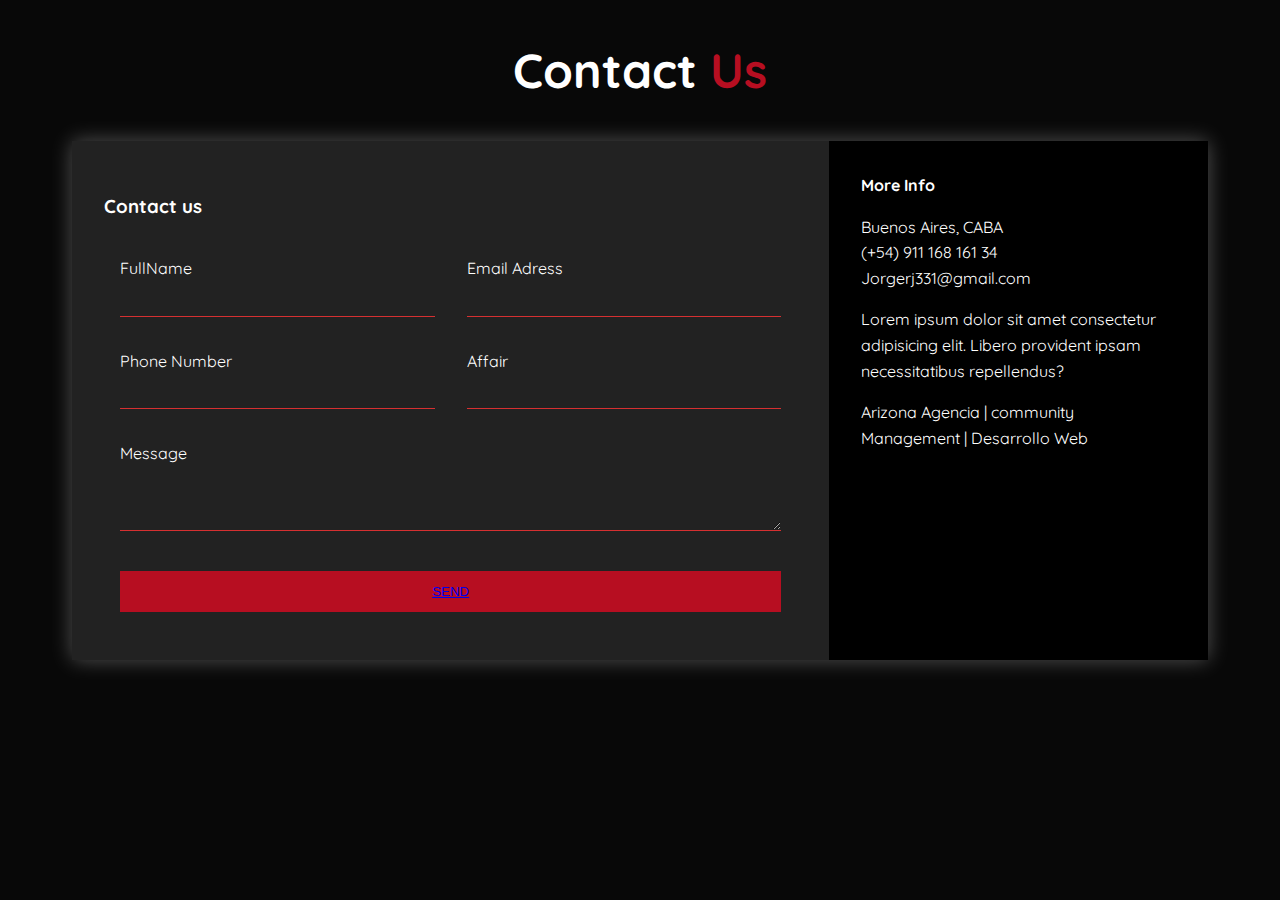
<file: contacto.html>
<!DOCTYPE html>
<html lang="en">
<head>
    <meta charset="UTF-8">
    <meta name="viewport" content="width=device-width, initial-scale=1.0">
    <meta http-equiv="X-UA-Compatible" content="ie=edge">
    <title>Visual Optical Business Contacto</title>
    <link rel="stylesheet" href="./cs/contacto.css">
    <link rel="icon" href="./image/logotittle2.jpg" />
    <!-- GOOGLE FONTs -->
    <link href="https://fonts.googleapis.com/css?family=Quicksand" rel="stylesheet">
    <!-- FONT AWESOME -->
    <link rel="stylesheet" href="https://use.fontawesome.com/releases/v5.8.1/css/all.css" integrity="sha384-50oBUHEmvpQ+1lW4y57PTFmhCaXp0ML5d60M1M7uH2+nqUivzIebhndOJK28anvf" crossorigin="anonymous">
    <!-- ANIMATE CSS -->
    <link rel="stylesheet" href="https://cdnjs.cloudflare.com/ajax/libs/animate.css/3.7.0/animate.min.css">
</head>
<body>
    
    <div class="content">

        <h1 class="logo">Contact <span>Us</span></h1>

        <div class="contact-wrapper animated bounceInUp">
            <div class="contact-form">
                <h3>Contact us</h3>
                <form action="">
                    <p>
                        <label>FullName</label>
                        <input type="text" name="fullname">
                    </p>
                    <p>
                        <label>Email Adress</label>
                        <input type="email" name="email">
                    </p>
                    <p>
                        <label>Phone Number</label>
                        <input type="tel" name="phone">
                    </p>
                    <p>
                        <label>Affair</label>
                        <input type="text" name="affair">
                    </p>
                    <p class="block">
                       <label>Message</label> 
                        <textarea name="message" rows="3"></textarea>
                    </p>
                    <p class="block"> 
                    <button><a href="index.html">
                            Send
                        </a> </button>
                    </p>
                </form>
            </div>
            <div class="contact-info">
                <h4>More Info</h4>
                <ul>
                    <li><i class="fas fa-map-marker-alt"></i> Buenos Aires, CABA</li>
                    <li><i class="fas fa-phone"></i> (+54) 911 168 161 34</li>
                    <li><i class="fas fa-envelope-open-text"></i> Jorgerj331@gmail.com</li>
                </ul>
                <p>Lorem ipsum dolor sit amet consectetur adipisicing elit. Libero provident ipsam necessitatibus repellendus?</p>
                <p>Arizona Agencia | community Management | Desarrollo Web</p>
            </div>
        </div>

    </div>

</body>
</html>
</file>
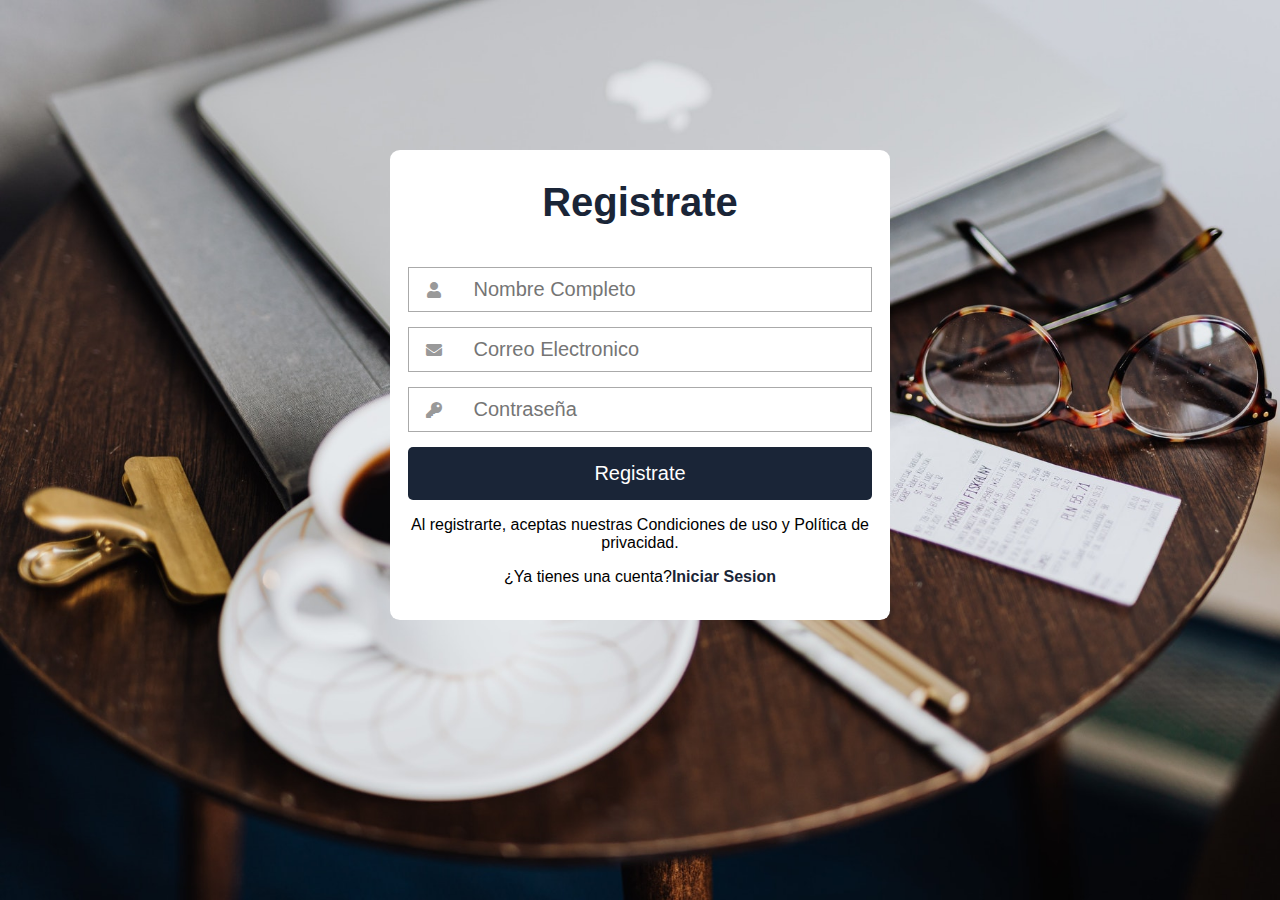
<file: registro.html>
<!DOCTYPE html>
<html lang="es">
  <head>
    <meta charset="UTF-8" />
    <title></title>
    <meta
      name="viewport"
      content="width=device-width, user-scalable=yes, initial-scale=1.0, maximum-scale=3.0, minimum-scale=1.0"
    />
    <link
      rel="stylesheet"
      href="https://use.fontawesome.com/releases/v5.6.3/css/all.css"
    />
    <link rel="stylesheet" href="./cs/menuregistro.css" />
    <link rel="icon" href="./image/logotittle2.jpg" />
  </head>
  <body>
    <form class="formulario">
      <h1>Registrate</h1>
      <div class="contenedor">
        <div class="input-contenedor">
          <i class="fas fa-user icon"></i>
          <input type="text" placeholder="Nombre Completo" />
        </div>

        <div class="input-contenedor">
          <i class="fas fa-envelope icon"></i>
          <input type="text" placeholder="Correo Electronico" />
        </div>

        <div class="input-contenedor">
          <i class="fas fa-key icon"></i>
          <input type="password" placeholder="Contraseña" />
        </div>
        <input type="submit" value="Registrate" class="button" />
        <p>
          Al registrarte, aceptas nuestras Condiciones de uso y Política de
          privacidad.
        </p>
        <p>
          ¿Ya tienes una cuenta?<a class="link" href="index.html"
            >Iniciar Sesion</a
          >
        </p>
      </div>
    </form>
  </body>
</html>
</file>
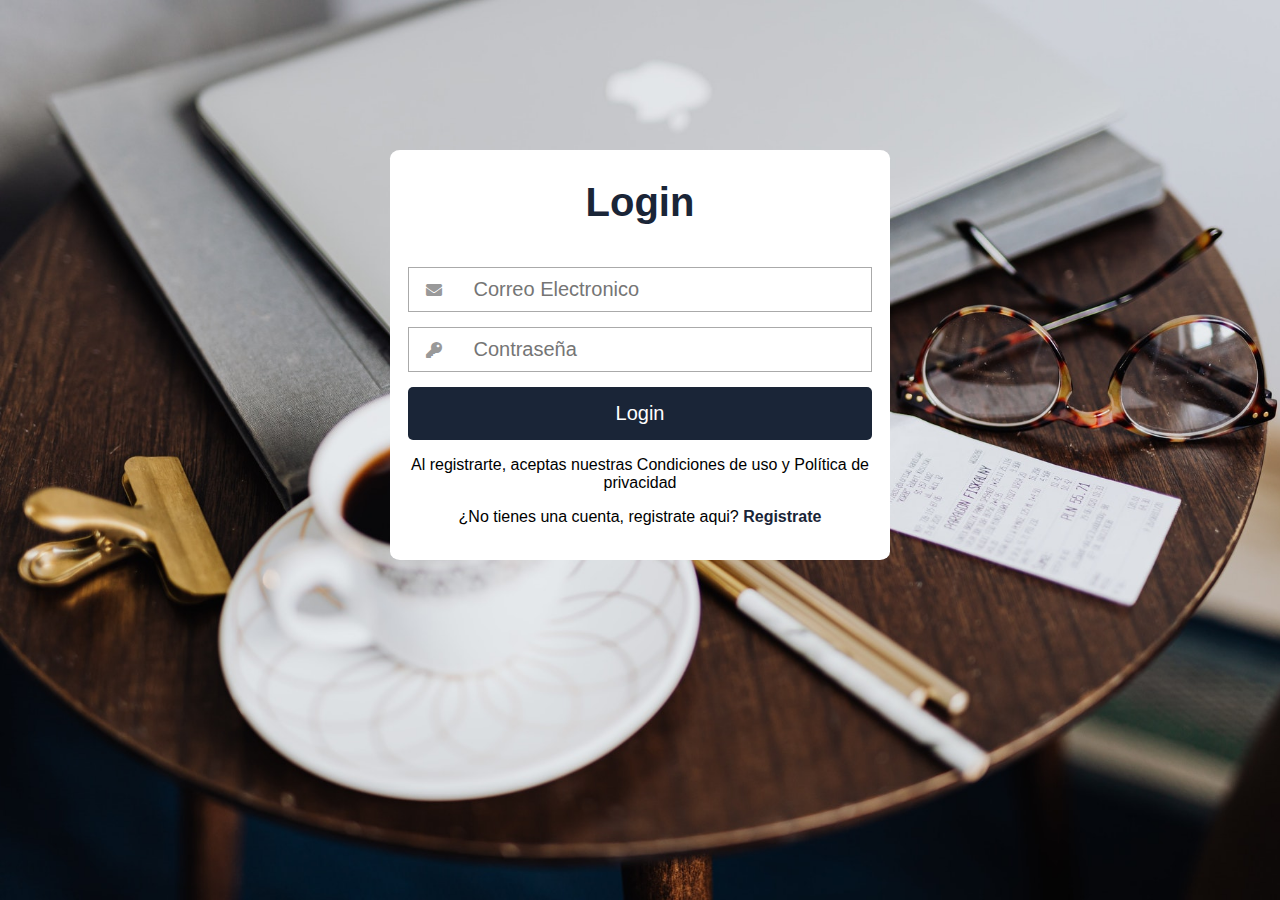
<file: usuario.html>
<!DOCTYPE html>
<html lang="es">
  <head>
    <meta charset="UTF-8" />
    <title></title>
    <meta
      name="viewport"
      content="width=device-width, user-scalable=yes, initial-scale=1.0, maximum-scale=3.0, minimum-scale=1.0"
    />
    <link
      rel="stylesheet"
      href="https://use.fontawesome.com/releases/v5.6.3/css/all.css"
    />
    <link rel="stylesheet" href="./cs/menuregistro.css" />
    <link rel="icon" href="./image/logotittle2.jpg" />
  </head>
  <body>
    <form class="formulario">
      <h1>Login</h1>
      <div class="contenedor">
        <div class="input-contenedor">
          <i class="fas fa-envelope icon"></i>
          <input type="text" placeholder="Correo Electronico" />
        </div>

        <div class="input-contenedor">
          <i class="fas fa-key icon"></i>
          <input type="password" placeholder="Contraseña" />
        </div>
        <input type="submit" value="Login" class="button" />
        <p>
          Al registrarte, aceptas nuestras Condiciones de uso y Política de
          privacidad
        </p>
        <p>
          ¿No tienes una cuenta, registrate aqui?
          <a class="link" href="registro.html">Registrate </a>
        </p>
      </div>
    </form>
  </body>
</html>
</file>
<file: cs/contacto.css>
* {
    box-sizing: border-box;
}

body {
    background: #080808;
    color: #fff;
    line-height: 1.6;
    font-family: 'Quicksand', sans-serif;
    padding: 0 1.5em;
}


.container {
    max-width: 1170px;
    margin-left: auto;
    margin-right: auto;
    padding: 1.5em;
}

ul {
    list-style: none;
    padding: 0;
}

.logo {
    text-align: center;
    font-size: 3em;
}

.logo span {
    color: #B70E21;
}

.contact-wrapper {
    box-shadow: 0 0 20px 0 rgba(255, 255, 255, .3);
}

.contact-wrapper > * {
    padding: 1em;
}

.contact-form {
    background: #222222;
}

.contact-form form {
    display: grid;
    grid-template-columns: 1fr 1fr;
}

.contact-form form label {
    display: block;
}

.contact-form form p {
    margin: 0;
    padding: 1em;
}

.contact-form form .block {
    grid-column: 1 / 3;
}

.contact-form form button,
.contact-form form input,
.contact-form form textarea {
    width: 100%;
    padding: .7em;
    border: none;
    background: none;
    outline: 0;
    color: #fff;
    border-bottom: 1px solid #d63031;
}

.contact-form form button {
    background: #B70E21;
    border: 0;
    text-transform: uppercase;
    padding: 1em;
}

.contact-form form button:hover,
.contact-form form button:focus {
    background: #d63031;
    color: #fff;
    transition: background-color 1s ease-out;
    outline: 0;
}

/* CONTACT INFO */
.contact-info {
    background: #000;
}

.contact-info h4, .contact-info ul, .contact-info p {
    text-align: center;
    margin: 0 0 1rem 0;
}

/* LARGE SIZE */
@media(min-width: 700px) {
    body {
        padding: 0 4em;
    }
    .contact-wrapper {
        display: grid;
        grid-template-columns: 2fr 1fr;
    }
    .contact-wrapper > * {
        padding: 2em;
    }
    .contact-info h4,
    .contact-info ul,
    .contact-info p {
        text-align: left;
    }
}
</file>
<file: cs/menuregistro.css>
body {
    font-family: Arial, Helvetica, sans-serif;
    margin: 0;
    background: url(../image/registrofondo.jpg);
    background-size: cover;
    background-attachment: fixed;
  }
  * {
    box-sizing: border-box;
  }
  .contenedor {
    width: 100%;
    padding: 15px;
  }
  .formulario {
    background: #fff;
    margin-top: 150px;
    padding: 3px;
  }
  h1 {
    text-align: center;
    color: #1a2537;
    font-size: 40px;
  }
  input[type="text"],
  input[type="password"] {
    font-size: 20px;
    width: 82%;
    padding: 10px;
    border: none;
  }
  .input-contenedor {
    margin-bottom: 15px;
    border: 1px solid #aaa;
  }
  .icon {
    min-width: 50px;
    text-align: center;
    color: #999;
  }
  .button {
    border: none;
    width: 100%;
    color: white;
    font-size: 20px;
    background: #1a2537;
    padding: 15px 20px;
    border-radius: 5px;
    cursor: pointer;
  }
  .button:hover {
    background: cadetblue;
  }
  p {
    text-align: center;
  }
  .link {
    text-decoration: none;
    color: #1a2537;
    font-weight: 600;
  }
  .link:hover {
    color: cadetblue;
  }
  @media (min-width: 768px) {
    .formulario {
      margin: auto;
      width: 500px;
      margin-top: 150px;
      border-radius: 2%;
    }
  }
</file>
